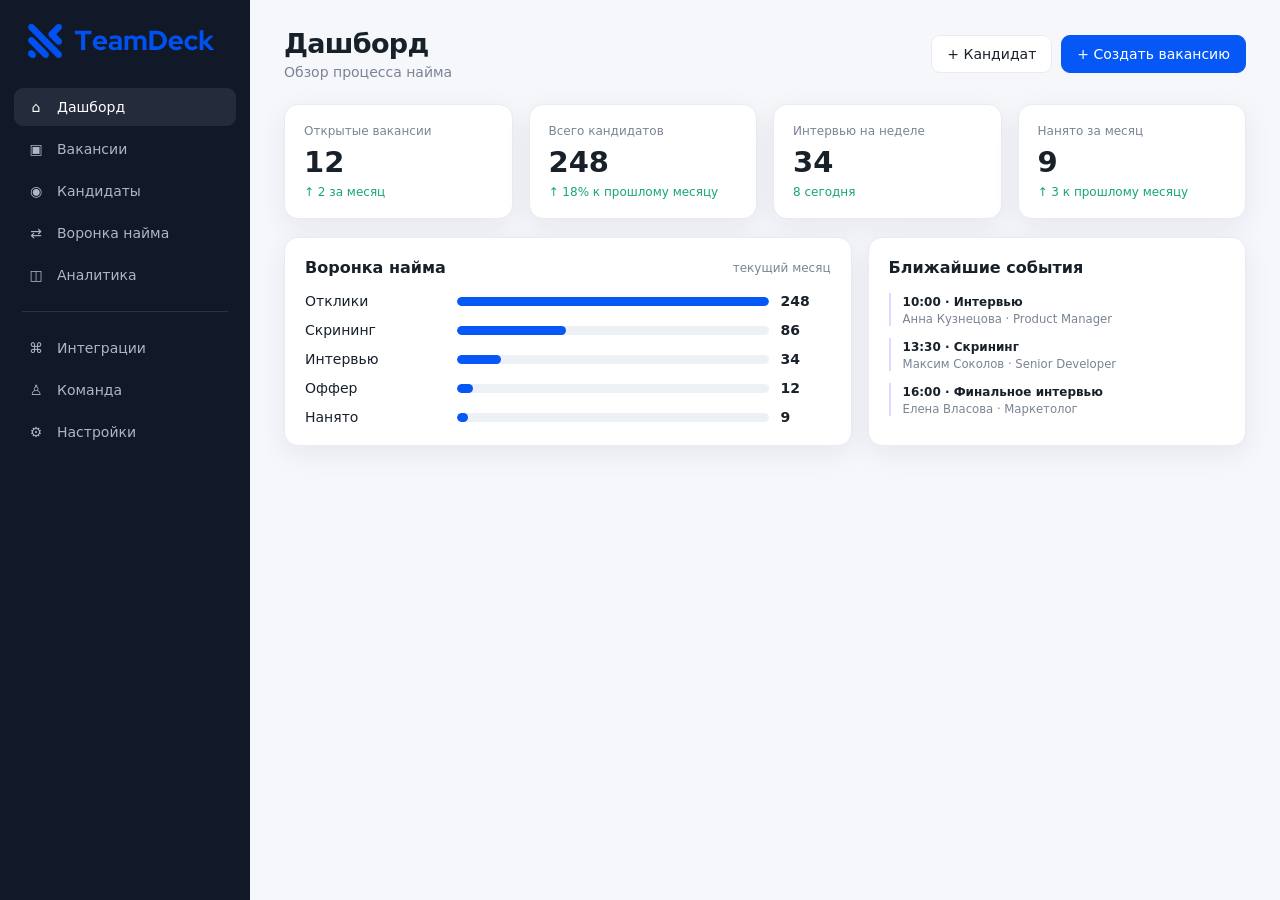
<file: index-2.html>
<!doctype html><html lang="ru"><head><meta charset="utf-8"><meta name="viewport" content="width=device-width,initial-scale=1"><title>Teamdeck — HR platform</title><style>
:root{--bg:#f6f7fb;--panel:#fff;--text:#18202a;--muted:#7a8494;--line:#e8ebf0;--brand:#0658f6;--brand2:#0548ca;--green:#17a673;--yellow:#d99400;--red:#e05252;--shadow:0 8px 28px rgba(25,32,56,.07)}*{box-sizing:border-box}body{margin:0;font:14px Inter,ui-sans-serif,system-ui,-apple-system,BlinkMacSystemFont,"Segoe UI",sans-serif;color:var(--text);background:var(--bg)}button,input,select,textarea{font:inherit}button{cursor:pointer;border:0}.app{display:flex;min-height:100vh}.side{width:250px;background:#111827;color:#fff;padding:22px 14px;position:fixed;inset:0 auto 0 0}.logo{padding:0 12px 28px}.logo img{display:block;width:100%;max-width:190px;height:auto;max-height:48px;object-fit:contain;object-position:left center}.logo span{color:#8b85ff}.nav{display:grid;gap:4px}.nav button{background:transparent;color:#aeb6c6;text-align:left;padding:11px 12px;border-radius:9px;display:flex;gap:11px;align-items:center}.nav button:hover,.nav button.active{background:#242b3b;color:#fff}.nav i{font-style:normal;width:20px;text-align:center}.nav .sep{height:1px;background:#2b3342;margin:13px 8px}.main{margin-left:250px;flex:1;padding:28px 34px}.top{display:flex;justify-content:space-between;align-items:center;margin-bottom:24px}.title h1{margin:0;font-size:27px;letter-spacing:-.7px}.title p{margin:5px 0 0;color:var(--muted)}.actions{display:flex;gap:9px}.btn{padding:10px 15px;border-radius:9px;background:#fff;border:1px solid var(--line);color:var(--text)}.btn.primary{background:var(--brand);border-color:var(--brand);color:#fff}.btn.primary:hover{background:var(--brand2)}.grid{display:grid;gap:16px}.kpis{grid-template-columns:repeat(4,1fr)}.card{background:var(--panel);border:1px solid var(--line);border-radius:14px;box-shadow:var(--shadow)}.kpi{padding:19px}.kpi .lab{color:var(--muted);font-size:12px}.kpi .num{font-size:29px;font-weight:750;margin-top:7px}.delta{font-size:12px;color:var(--green);margin-top:6px}.section{margin-top:18px;padding:20px}.sectionhead{display:flex;justify-content:space-between;align-items:center;margin-bottom:16px}.sectionhead h2{font-size:16px;margin:0}.table{width:100%;border-collapse:collapse}.table th,.table td{padding:13px 10px;border-bottom:1px solid var(--line);text-align:left}.table th{font-size:11px;text-transform:uppercase;color:var(--muted);font-weight:650}.avatar{width:34px;height:34px;border-radius:50%;background:#e8e6ff;color:#5148e8;display:inline-grid;place-items:center;font-weight:700;margin-right:9px}.person{display:flex;align-items:center}.badge{display:inline-block;padding:5px 8px;border-radius:99px;background:#f0f1f5;color:#596273;font-size:11px}.badge.green{background:#e5f7ef;color:#14875e}.badge.yellow{background:#fff4d9;color:#a86f00}.badge.blue{background:#e9e8ff;color:#5148e8}.views{display:none}.views.active{display:block}.searchbar{display:flex;gap:10px;margin-bottom:16px}.input{width:100%;border:1px solid var(--line);border-radius:9px;padding:10px 12px;background:#fff;outline:none}.input:focus{border-color:#aaa4ff;box-shadow:0 0 0 3px #eeeaff}.filters{display:flex;gap:9px}.kanban{display:grid;grid-template-columns:repeat(5,minmax(190px,1fr));gap:12px;overflow:auto}.col{background:#eef0f5;border-radius:12px;padding:11px;min-height:440px}.colhead{display:flex;justify-content:space-between;margin-bottom:10px;font-weight:700}.count{color:var(--muted);font-weight:500}.candidate{background:#fff;border:1px solid var(--line);border-radius:10px;padding:12px;margin-bottom:9px;box-shadow:0 3px 10px rgba(0,0,0,.035);cursor:pointer}.candidate:hover{border-color:#bcb8ff}.candidate .name{font-weight:700}.candidate .role{color:var(--muted);font-size:12px;margin:3px 0 9px}.tags{display:flex;gap:5px;flex-wrap:wrap}.tag{background:#f1f2f7;padding:4px 6px;border-radius:5px;font-size:10px;color:#5d6676}.bars{display:grid;gap:13px}.barrow{display:grid;grid-template-columns:140px 1fr 50px;align-items:center;gap:12px}.bar{height:9px;background:#edf0f5;border-radius:20px;overflow:hidden}.bar i{display:block;height:100%;background:var(--brand);border-radius:20px}.integration-grid{grid-template-columns:repeat(3,1fr)}.integration{padding:18px;position:relative}.inttop{display:flex;gap:13px;align-items:center}.intlogo{width:46px;height:46px;border-radius:12px;background:#f0f1f6;display:grid;place-items:center;font-size:17px;font-weight:800}.intname{font-weight:750}.intdesc{font-size:12px;color:var(--muted);margin-top:3px}.intstatus{margin:17px 0 14px;padding:10px;border-radius:8px;background:#f7f8fa;color:var(--muted);font-size:12px}.intstatus.on{background:#e7f8ef;color:#14875e}.intactions{display:flex;justify-content:space-between;align-items:center}.modalwrap{position:fixed;inset:0;background:rgba(15,20,30,.46);display:none;align-items:center;justify-content:center;padding:20px;z-index:20}.modalwrap.open{display:flex}.modal{background:#fff;width:min(720px,100%);max-height:90vh;overflow:auto;border-radius:16px;box-shadow:0 20px 70px rgba(0,0,0,.2);padding:24px}.modal.small{width:min(500px,100%)}.modalhead{display:flex;justify-content:space-between;align-items:center;margin-bottom:20px}.modalhead h2{margin:0;font-size:20px}.close{background:#f2f3f6;border-radius:8px;width:34px;height:34px}.formgrid{display:grid;grid-template-columns:1fr 1fr;gap:13px}.field{display:grid;gap:6px}.field.full{grid-column:1/-1}.field label{font-size:12px;color:#667080;font-weight:650}.modalfoot{display:flex;justify-content:flex-end;gap:8px;margin-top:20px}.profile{display:grid;grid-template-columns:180px 1fr;gap:22px}.profileaside{background:#f7f8fb;border-radius:12px;padding:18px;text-align:center}.bigavatar{width:78px;height:78px;border-radius:50%;display:grid;place-items:center;background:#e7e5ff;color:#5148e8;font-size:26px;font-weight:800;margin:0 auto 12px}.rating{font-size:23px;font-weight:800;margin:10px 0}.timeline{display:grid;gap:12px;margin-top:14px}.event{border-left:2px solid #ddd9ff;padding-left:12px}.event b{font-size:12px}.event small{display:block;color:var(--muted);margin-top:3px}.toast{position:fixed;right:22px;bottom:22px;background:#111827;color:#fff;padding:12px 16px;border-radius:9px;opacity:0;transform:translateY(10px);transition:.2s;z-index:50}.toast.show{opacity:1;transform:none}.empty{padding:45px;text-align:center;color:var(--muted)}.mini{font-size:12px;color:var(--muted)}.platform-actions{display:flex;align-items:center;gap:10px;margin-bottom:10px}.platform-list{display:grid;grid-template-columns:repeat(2,minmax(0,1fr));gap:8px;padding:12px;border:1px solid var(--line);border-radius:9px;background:#fafbfc}.platform-check{display:flex;align-items:center;gap:8px;font-size:13px;color:var(--text);padding:7px 8px;border-radius:7px}.platform-check:hover{background:#f0f1f6}.platform-check input{accent-color:var(--brand);width:16px;height:16px}@media(max-width:700px){.platform-list{grid-template-columns:1fr}}@media(max-width:1000px){.kpis,.integration-grid{grid-template-columns:repeat(2,1fr)}.side{width:210px}.main{margin-left:210px}.kanban{grid-template-columns:repeat(5,220px)}}@media(max-width:700px){.side{position:static;width:100%;height:auto}.app{display:block}.main{margin:0;padding:18px}.nav{grid-template-columns:repeat(2,1fr)}.kpis,.integration-grid{grid-template-columns:1fr}.top{align-items:flex-start;gap:15px;flex-direction:column}.profile{grid-template-columns:1fr}.formgrid{grid-template-columns:1fr}}
</style></head><body><div class="app"><aside class="side"><div class="logo"><img src="assets/teamdeck-logo.png" alt="Teamdeck"></div><nav class="nav" id="nav"><button data-view="dashboard" class="active"><i>⌂</i>Дашборд</button><button data-view="vacancies"><i>▣</i>Вакансии</button><button data-view="candidates"><i>◉</i>Кандидаты</button><button data-view="pipeline"><i>⇄</i>Воронка найма</button><button data-view="analytics"><i>◫</i>Аналитика</button><div class="sep"></div><button data-view="integrations"><i>⌘</i>Интеграции</button><button data-view="team"><i>♙</i>Команда</button><button data-view="settings"><i>⚙</i>Настройки</button></nav></aside><main class="main">
<section id="dashboard" class="views active"><div class="top"><div class="title"><h1>Дашборд</h1><p>Обзор процесса найма</p></div><div class="actions"><button class="btn" onclick="openCandidate()">+ Кандидат</button><button class="btn primary" onclick="openVacancy()">+ Создать вакансию</button></div></div><div class="grid kpis"><div class="card kpi"><div class="lab">Открытые вакансии</div><div class="num" id="kVac">12</div><div class="delta">↑ 2 за месяц</div></div><div class="card kpi"><div class="lab">Всего кандидатов</div><div class="num" id="kCand">248</div><div class="delta">↑ 18% к прошлому месяцу</div></div><div class="card kpi"><div class="lab">Интервью на неделе</div><div class="num">34</div><div class="delta">8 сегодня</div></div><div class="card kpi"><div class="lab">Нанято за месяц</div><div class="num">9</div><div class="delta">↑ 3 к прошлому месяцу</div></div></div><div class="grid" style="grid-template-columns:1.5fr 1fr"><div class="card section"><div class="sectionhead"><h2>Воронка найма</h2><span class="mini">текущий месяц</span></div><div class="bars"><div class="barrow"><span>Отклики</span><div class="bar"><i style="width:100%"></i></div><b>248</b></div><div class="barrow"><span>Скрининг</span><div class="bar"><i style="width:35%"></i></div><b>86</b></div><div class="barrow"><span>Интервью</span><div class="bar"><i style="width:14%"></i></div><b>34</b></div><div class="barrow"><span>Оффер</span><div class="bar"><i style="width:5%"></i></div><b>12</b></div><div class="barrow"><span>Нанято</span><div class="bar"><i style="width:3.6%"></i></div><b>9</b></div></div></div><div class="card section"><div class="sectionhead"><h2>Ближайшие события</h2></div><div class="timeline"><div class="event"><b>10:00 · Интервью</b><small>Анна Кузнецова · Product Manager</small></div><div class="event"><b>13:30 · Скрининг</b><small>Максим Соколов · Senior Developer</small></div><div class="event"><b>16:00 · Финальное интервью</b><small>Елена Власова · Маркетолог</small></div></div></div></div></section>
<section id="vacancies" class="views"><div class="top"><div class="title"><h1>Вакансии</h1><p>Управление открытыми позициями</p></div><button class="btn primary" onclick="openVacancy()">+ Создать вакансию</button></div><div class="card section"><div class="searchbar"><input class="input" id="vacSearch" placeholder="Поиск по вакансиям…" oninput="renderVacancies()"></div><table class="table"><thead><tr><th>Вакансия</th><th>Отдел</th><th>Кандидаты</th><th>Статус</th><th>Ответственный</th><th></th></tr></thead><tbody id="vacBody"></tbody></table></div></section>
<section id="candidates" class="views"><div class="top"><div class="title"><h1>Кандидаты</h1><p>Единая база кандидатов</p></div><button class="btn primary" onclick="openCandidate()">+ Добавить кандидата</button></div><div class="card section"><div class="searchbar"><input class="input" id="candSearch" placeholder="Поиск по имени, должности, тегам…" oninput="renderCandidates()"><select class="input" id="candFilter" style="max-width:190px" onchange="renderCandidates()"><option value="">Все этапы</option><option>Отклики</option><option>Скрининг</option><option>Интервью</option><option>Оффер</option><option>Нанято</option></select></div><table class="table"><thead><tr><th>Кандидат</th><th>Вакансия</th><th>Этап</th><th>Рейтинг</th><th>Источник</th><th></th></tr></thead><tbody id="candBody"></tbody></table></div></section>
<section id="pipeline" class="views"><div class="top"><div class="title"><h1>Воронка найма</h1><p>Перемещайте кандидатов между этапами</p></div></div><div class="kanban" id="kanban"></div></section>
<section id="analytics" class="views"><div class="top"><div class="title"><h1>Аналитика</h1><p>Ключевые показатели рекрутинга</p></div></div><div class="grid kpis"><div class="card kpi"><div class="lab">Средний срок найма</div><div class="num">24 дня</div><div class="delta">↓ 3 дня</div></div><div class="card kpi"><div class="lab">Конверсия в оффер</div><div class="num">4,8%</div><div class="delta">↑ 0,7 п.п.</div></div><div class="card kpi"><div class="lab">Принятие офферов</div><div class="num">82%</div><div class="delta">↑ 5 п.п.</div></div><div class="card kpi"><div class="lab">Стоимость найма</div><div class="num">₽42K</div><div class="delta">↓ 8%</div></div></div><div class="card section"><div class="sectionhead"><h2>Источники кандидатов</h2><span class="mini">за последние 30 дней</span></div><div class="bars"><div class="barrow"><span>HeadHunter</span><div class="bar"><i style="width:82%"></i></div><b>82</b></div><div class="barrow"><span>Работа.ру</span><div class="bar"><i style="width:46%"></i></div><b>46</b></div><div class="barrow"><span>SuperJob</span><div class="bar"><i style="width:29%"></i></div><b>29</b></div><div class="barrow"><span>Telegram</span><div class="bar"><i style="width:18%"></i></div><b>18</b></div><div class="barrow"><span>Рефералы</span><div class="bar"><i style="width:14%"></i></div><b>14</b></div></div></div></section>
<section id="integrations" class="views"><div class="top"><div class="title"><h1>Интеграции</h1><p>Подключите источники вакансий и откликов к Teamdeck</p></div><button class="btn" onclick="toast('Открыт каталог интеграций')">Каталог интеграций</button></div><div class="grid integration-grid" id="intGrid"></div><div class="card section"><div class="sectionhead"><h2>Как работает синхронизация</h2></div><div class="grid" style="grid-template-columns:repeat(3,1fr)"><div><b>1. Подключите источник</b><p class="mini">Авторизуйте Teamdeck и выберите, какие вакансии синхронизировать.</p></div><div><b>2. Получайте отклики</b><p class="mini">Новые отклики появляются в единой базе кандидатов с указанием источника.</p></div><div><b>3. Управляйте наймом</b><p class="mini">Этапы, комментарии и статусы хранятся в Teamdeck независимо от источника.</p></div></div></div></section>
<section id="team" class="views"><div class="top"><div class="title"><h1>Команда</h1><p>Участники рекрутмента</p></div><button class="btn primary" onclick="toast('Форма приглашения готова')">+ Пригласить</button></div><div class="grid integration-grid"><div class="card section"><div class="person"><span class="avatar">АК</span><div><b>Анна Крылова</b><div class="mini">Head of HR</div></div></div></div><div class="card section"><div class="person"><span class="avatar">ИП</span><div><b>Иван Петров</b><div class="mini">Recruiter</div></div></div></div><div class="card section"><div class="person"><span class="avatar">МС</span><div><b>Мария Соколова</b><div class="mini">Recruiter</div></div></div></div></div></section>
<section id="settings" class="views"><div class="top"><div class="title"><h1>Настройки</h1><p>Параметры рабочего пространства</p></div></div><div class="card section"><div class="formgrid"><div class="field"><label>Название компании</label><input class="input" value="Teamdeck Demo"></div><div class="field"><label>Рабочая почта</label><input class="input" value="hr@company.ru"></div><div class="field"><label>Часовой пояс</label><select class="input"><option>Europe/Moscow</option><option>Europe/Amsterdam</option></select></div><div class="field"><label>Язык интерфейса</label><select class="input"><option>Русский</option></select></div></div><div class="modalfoot"><button class="btn primary" onclick="toast('Настройки сохранены')">Сохранить</button></div></div></section>
</main></div>
<div class="modalwrap" id="modal"><div class="modal" id="modalContent"></div></div><div class="toast" id="toast"></div>
<script>
const stages=['Отклики','Скрининг','Интервью','Оффер','Нанято'];
const integrations=[['HeadHunter','hh','Публикация вакансий и импорт откликов','Сервис вакансий'],['Работа.ру','Р','Публикация и получение откликов','Сервис вакансий'],['SuperJob','SJ','Вакансии и отклики','Сервис вакансий'],['Avito Работа','A','Размещение вакансий и отклики','Сервис вакансий'],['Зарплата.ру','З','Публикация вакансий и импорт кандидатов','Сервис вакансий'],['Работа России','РР','Государственный портал вакансий','Сервис вакансий'],['Telegram','TG','Импорт кандидатов из рекрутинговых каналов','Коммуникации'],['VK','VK','Рекрутинговые сообщества и лиды','Коммуникации'],['Google Calendar','G','Синхронизация интервью','Календарь']];
let data={vacancies:[{id:1,title:'Product Manager',dept:'Продукт',count:42,status:'Открыта',owner:'Анна Крылова',level:'Middle/Senior',salary:'250 000–350 000 ₽',desc:'Развитие B2C продукта и управление roadmap.'},{id:2,title:'Senior Developer',dept:'Разработка',count:61,status:'Открыта',owner:'Иван Петров',level:'Senior',salary:'300 000–450 000 ₽',desc:'Разработка ключевых сервисов платформы.'},{id:3,title:'Маркетолог',dept:'Маркетинг',count:28,status:'Открыта',owner:'Мария Соколова',level:'Middle',salary:'180 000–250 000 ₽',desc:'Performance и growth-маркетинг.'},{id:4,title:'UX/UI Designer',dept:'Дизайн',count:17,status:'На паузе',owner:'Анна Крылова',level:'Middle',salary:'180 000–260 000 ₽',desc:'Продуктовый дизайн веб-приложений.'}],candidates:[{id:1,name:'Анна Кузнецова',role:'Product Manager',vac:'Product Manager',stage:'Интервью',rating:4.8,source:'HeadHunter',tags:['B2C','Agile'],email:'anna@example.com',phone:'+7 900 123-45-67'},{id:2,name:'Максим Соколов',role:'Senior Developer',vac:'Senior Developer',stage:'Скрининг',rating:4.6,source:'Работа.ру',tags:['React','Node.js'],email:'max@example.com',phone:'+7 900 234-56-78'},{id:3,name:'Елена Власова',role:'Маркетолог',vac:'Маркетолог',stage:'Оффер',rating:4.9,source:'SuperJob',tags:['B2B','Growth'],email:'elena@example.com',phone:'+7 900 345-67-89'},{id:4,name:'Дмитрий Орлов',role:'Product Manager',vac:'Product Manager',stage:'Отклики',rating:4.2,source:'Telegram',tags:['SaaS','SQL'],email:'dmitry@example.com',phone:'+7 900 456-78-90'},{id:5,name:'Ольга Миронова',role:'Senior Developer',vac:'Senior Developer',stage:'Нанято',rating:4.9,source:'Реферал',tags:['Python','AWS'],email:'olga@example.com',phone:'+7 900 567-89-01'}]};
const saved=localStorage.getItem('hireos-data');if(saved)try{data=JSON.parse(saved)}catch(e){};
function save(){localStorage.setItem('hireos-data',JSON.stringify(data))}function initials(n){return n.split(' ').map(x=>x[0]).join('').slice(0,2)}function toast(t){const x=document.getElementById('toast');x.textContent=t;x.classList.add('show');setTimeout(()=>x.classList.remove('show'),2200)}
function nav(){document.querySelectorAll('#nav button').forEach(b=>b.onclick=()=>{document.querySelectorAll('#nav button').forEach(x=>x.classList.remove('active'));b.classList.add('active');document.querySelectorAll('.views').forEach(v=>v.classList.remove('active'));document.getElementById(b.dataset.view).classList.add('active');if(b.dataset.view==='vacancies')renderVacancies();if(b.dataset.view==='candidates')renderCandidates();if(b.dataset.view==='pipeline')renderPipeline();if(b.dataset.view==='integrations')renderIntegrations()})}nav();
function renderVacancies(){const q=(document.getElementById('vacSearch')?.value||'').toLowerCase();document.getElementById('vacBody').innerHTML=data.vacancies.filter(v=>(v.title+v.dept).toLowerCase().includes(q)).map(v=>`<tr><td><b>${v.title}</b><div class="mini">${v.level} · ${v.salary}</div></td><td>${v.dept}</td><td>${data.candidates.filter(c=>c.vac===v.title).length||v.count}</td><td><span class="badge ${v.status==='Открыта'?'green':'yellow'}">${v.status}</span></td><td>${v.owner}</td><td><button class="btn" onclick="openVacancy(${v.id})">Открыть</button></td></tr>`).join('')}
function renderCandidates(){const q=(document.getElementById('candSearch')?.value||'').toLowerCase(),f=document.getElementById('candFilter')?.value||'';document.getElementById('candBody').innerHTML=data.candidates.filter(c=>(!f||c.stage===f)&&(c.name+c.role+c.source+c.tags.join(' ')).toLowerCase().includes(q)).map(c=>`<tr onclick="openCandidate(${c.id})"><td><div class="person"><span class="avatar">${initials(c.name)}</span><div><b>${c.name}</b><div class="mini">${c.role}</div></div></div></td><td>${c.vac}</td><td><span class="badge blue">${c.stage}</span></td><td>★ ${c.rating}</td><td>${c.source}</td><td><button class="btn" onclick="event.stopPropagation();openCandidate(${c.id})">Профиль</button></td></tr>`).join('')}
function renderPipeline(){document.getElementById('kanban').innerHTML=stages.map(s=>`<div class="col" ondragover="event.preventDefault()" ondrop="drop(event,'${s}')"><div class="colhead"><span>${s}</span><span class="count">${data.candidates.filter(c=>c.stage===s).length}</span></div>${data.candidates.filter(c=>c.stage===s).map(c=>`<div class="candidate" draggable="true" ondragstart="event.dataTransfer.setData('id',${c.id})" onclick="openCandidate(${c.id})"><div class="person"><span class="avatar">${initials(c.name)}</span><div class="name">${c.name}</div></div><div class="role">${c.role}</div><div class="tags">${c.tags.map(t=>`<span class="tag">${t}</span>`).join('')}</div><div class="mini" style="margin-top:9px">${c.source} · ★ ${c.rating}</div></div>`).join('')}</div>`).join('')}
function drop(e,s){const id=+e.dataTransfer.getData('id'),c=data.candidates.find(x=>x.id===id);if(c){c.stage=s;save();renderPipeline();renderCandidates();toast(`${c.name}: этап изменён на «${s}»`)}}
function renderIntegrations(){document.getElementById('intGrid').innerHTML=integrations.map((x,i)=>{const on=localStorage.getItem('int-'+i)==='1';return `<div class="card integration"><div class="inttop"><div class="intlogo">${x[1]}</div><div><div class="intname">${x[0]}</div><div class="intdesc">${x[3]}</div></div></div><div class="intstatus ${on?'on':''}">${on?'● Подключено · синхронизация активна':'○ Не подключено'}</div><div class="intactions"><span class="mini">${x[2]}</span><button class="btn ${on?'':'primary'}" onclick="toggleInt(${i})">${on?'Настроить':'Подключить'}</button></div></div>`}).join('')}
function toggleInt(i){const key='int-'+i,on=localStorage.getItem(key)==='1';if(on){openIntegration(i)}else{localStorage.setItem(key,'1');renderIntegrations();toast(`${integrations[i][0]} подключён к Teamdeck`)}}function openIntegration(i){const x=integrations[i];document.getElementById('modalContent').innerHTML=`<div class="modalhead"><h2>${x[0]} — интеграция</h2><button class="close" onclick="closeModal()">×</button></div><p class="mini">Интеграция подключена. В реальной версии здесь будут OAuth/API-настройки и управление синхронизацией.</p><div class="formgrid"><div class="field"><label>Синхронизация</label><select class="input"><option>Каждые 15 минут</option><option>Каждый час</option><option>Вручную</option></select></div><div class="field"><label>Импортировать за период</label><select class="input"><option>30 дней</option><option>90 дней</option><option>Весь период</option></select></div><div class="field full"><label>Что синхронизировать</label><div style="display:flex;gap:18px;flex-wrap:wrap"><label><input type="checkbox" checked> Вакансии</label><label><input type="checkbox" checked> Отклики</label><label><input type="checkbox" checked> Статусы</label></div></div></div><div class="modalfoot"><button class="btn" onclick="localStorage.removeItem('int-${i}');closeModal();renderIntegrations();toast('Интеграция отключена')">Отключить</button><button class="btn primary" onclick="closeModal();toast('Настройки сохранены')">Сохранить</button></div>`;openModal()}
function openModal(){document.getElementById('modal').classList.add('open')}function closeModal(){document.getElementById('modal').classList.remove('open')}document.getElementById('modal').onclick=e=>{if(e.target.id==='modal')closeModal()}
function openCandidate(id){const c=id?data.candidates.find(x=>x.id===id):null;document.getElementById('modalContent').innerHTML=c?`<div class="modalhead"><h2>Профиль кандидата</h2><button class="close" onclick="closeModal()">×</button></div><div class="profile"><div class="profileaside"><div class="bigavatar">${initials(c.name)}</div><b>${c.name}</b><div class="mini">${c.role}</div><div class="rating">★ ${c.rating}</div><span class="badge blue">${c.stage}</span><div style="margin-top:14px" class="mini">${c.email}<br>${c.phone}</div></div><div><h3 style="margin-top:0">${c.vac}</h3><div class="tags">${c.tags.map(t=>`<span class="tag">${t}</span>`).join('')}</div><h3>Резюме</h3><p>Опытный специалист с релевантным опытом. Здесь отображается структурированное резюме кандидата, навыки, достижения и предыдущие места работы.</p><h3>Этап найма</h3><select class="input" onchange="changeStage(${c.id},this.value)">${stages.map(s=>`<option ${s===c.stage?'selected':''}>${s}</option>`).join('')}</select><h3>История</h3><div class="timeline"><div class="event"><b>Сегодня · ${c.stage}</b><small>Кандидат обновлён рекрутером</small></div><div class="event"><b>Вчера · Интервью</b><small>Добавлен комментарий к профилю</small></div><div class="event"><b>${c.source}</b><small>Источник кандидата</small></div></div><h3>Комментарий</h3><textarea class="input" rows="3" placeholder="Добавьте заметку…"></textarea><div class="modalfoot"><button class="btn" onclick="toast('Сообщение отправлено');closeModal()">Написать</button><button class="btn primary" onclick="toast('Комментарий сохранён');closeModal()">Сохранить</button></div></div></div>`:`<div class="modalhead"><h2>Новый кандидат</h2><button class="close" onclick="closeModal()">×</button></div><div class="formgrid"><div class="field"><label>Имя и фамилия</label><input class="input" id="ncname" placeholder="Иван Иванов"></div><div class="field"><label>Должность</label><input class="input" id="ncrole" placeholder="Product Manager"></div><div class="field"><label>Вакансия</label><select class="input" id="ncvac">${data.vacancies.map(v=>`<option>${v.title}</option>`).join('')}</select></div><div class="field"><label>Источник</label><select class="input" id="ncsource">${integrations.map(x=>`<option>${x[0]}</option>`).concat(['Реферал','Карьерный сайт']).map(x=>`<option>${x}</option>`).join('')}</select></div><div class="field"><label>Email</label><input class="input" id="ncemail"></div><div class="field"><label>Телефон</label><input class="input" id="ncphone"></div></div><div class="modalfoot"><button class="btn" onclick="closeModal()">Отмена</button><button class="btn primary" onclick="createCandidate()">Добавить</button></div>`;openModal()}
function createCandidate(){const name=document.getElementById('ncname').value.trim();if(!name){toast('Укажите имя кандидата');return}data.candidates.unshift({id:Date.now(),name,role:document.getElementById('ncrole').value||'Специалист',vac:document.getElementById('ncvac').value,stage:'Отклики',rating:0,source:document.getElementById('ncsource').value,tags:[],email:document.getElementById('ncemail').value,phone:document.getElementById('ncphone').value});save();closeModal();renderCandidates();renderPipeline();toast('Кандидат добавлен')}
function changeStage(id,s){const c=data.candidates.find(x=>x.id===id);c.stage=s;save();renderCandidates();renderPipeline();toast(`Этап изменён: ${s}`)}
function openVacancy(id){const v=id?data.vacancies.find(x=>x.id===id):null;document.getElementById('modalContent').innerHTML=`<div class="modalhead"><h2>${v?'Вакансия: '+v.title:'Создать вакансию'}</h2><button class="close" onclick="closeModal()">×</button></div><div class="formgrid"><div class="field"><label>Название</label><input class="input" id="vtitle" value="${v?.title||''}" placeholder="Product Manager"></div><div class="field"><label>Отдел</label><input class="input" id="vdept" value="${v?.dept||''}" placeholder="Продукт"></div><div class="field"><label>Уровень</label><select class="input" id="vlevel"><option>Junior</option><option ${v?.level==='Middle'?'selected':''}>Middle</option><option ${v?.level?.includes('Senior')?'selected':''}>Senior</option><option>Middle/Senior</option></select></div><div class="field"><label>Зарплата</label><input class="input" id="vsalary" value="${v?.salary||''}" placeholder="200 000–300 000 ₽"></div><div class="field"><label>Ответственный</label><select class="input" id="vowner"><option>Анна Крылова</option><option>Иван Петров</option><option>Мария Соколова</option></select></div><div class="field"><label>Статус</label><select class="input" id="vstatus"><option>Открыта</option><option>На паузе</option><option>Закрыта</option></select></div><div class="field full"><label>Описание</label><textarea class="input" id="vdesc" rows="5" placeholder="Задачи, требования, условия…">${v?.desc||''}</textarea></div><div class="field full"><label>Площадки для размещения</label><div class="platform-actions"><button type="button" class="btn" onclick="selectConnectedPlatforms()">Выбрать подключённые</button><span class="mini">Отмечены площадки, подключённые в разделе «Интеграции»</span></div><div class="platform-list" id="vplatforms">${integrations.map((x,i)=>`<label class="platform-check"><input type="checkbox" class="vplatform" value="${x[0]}" ${(v?.platforms||[]).includes(x[0])?'checked':''}>${x[0]}</label>`).join('')}</div></div></div><div class="modalfoot"><button class="btn" onclick="closeModal()">Отмена</button><button class="btn primary" onclick="saveVacancy(${id||0})">${v?'Сохранить':'Создать вакансию'}</button></div>`;openModal()}
function selectConnectedPlatforms(){document.querySelectorAll('.vplatform').forEach(input=>{const index=integrations.findIndex(x=>x[0]===input.value);input.checked=localStorage.getItem('int-'+index)==='1'});toast('Выбраны подключённые площадки')}function saveVacancy(id){const title=document.getElementById('vtitle').value.trim();if(!title){toast('Укажите название вакансии');return}const obj={id:id||Date.now(),title,dept:document.getElementById('vdept').value,level:document.getElementById('vlevel').value,salary:document.getElementById('vsalary').value,owner:document.getElementById('vowner').value,status:document.getElementById('vstatus').value,desc:document.getElementById('vdesc').value,platforms:[...document.querySelectorAll('.vplatform:checked')].map(x=>x.value),count:0};if(id)Object.assign(data.vacancies.find(v=>v.id===id),obj);else data.vacancies.unshift(obj);save();closeModal();renderVacancies();toast(id?'Вакансия обновлена':'Вакансия создана')}
renderVacancies();renderCandidates();renderPipeline();renderIntegrations();
</script></body></html>
</file>
